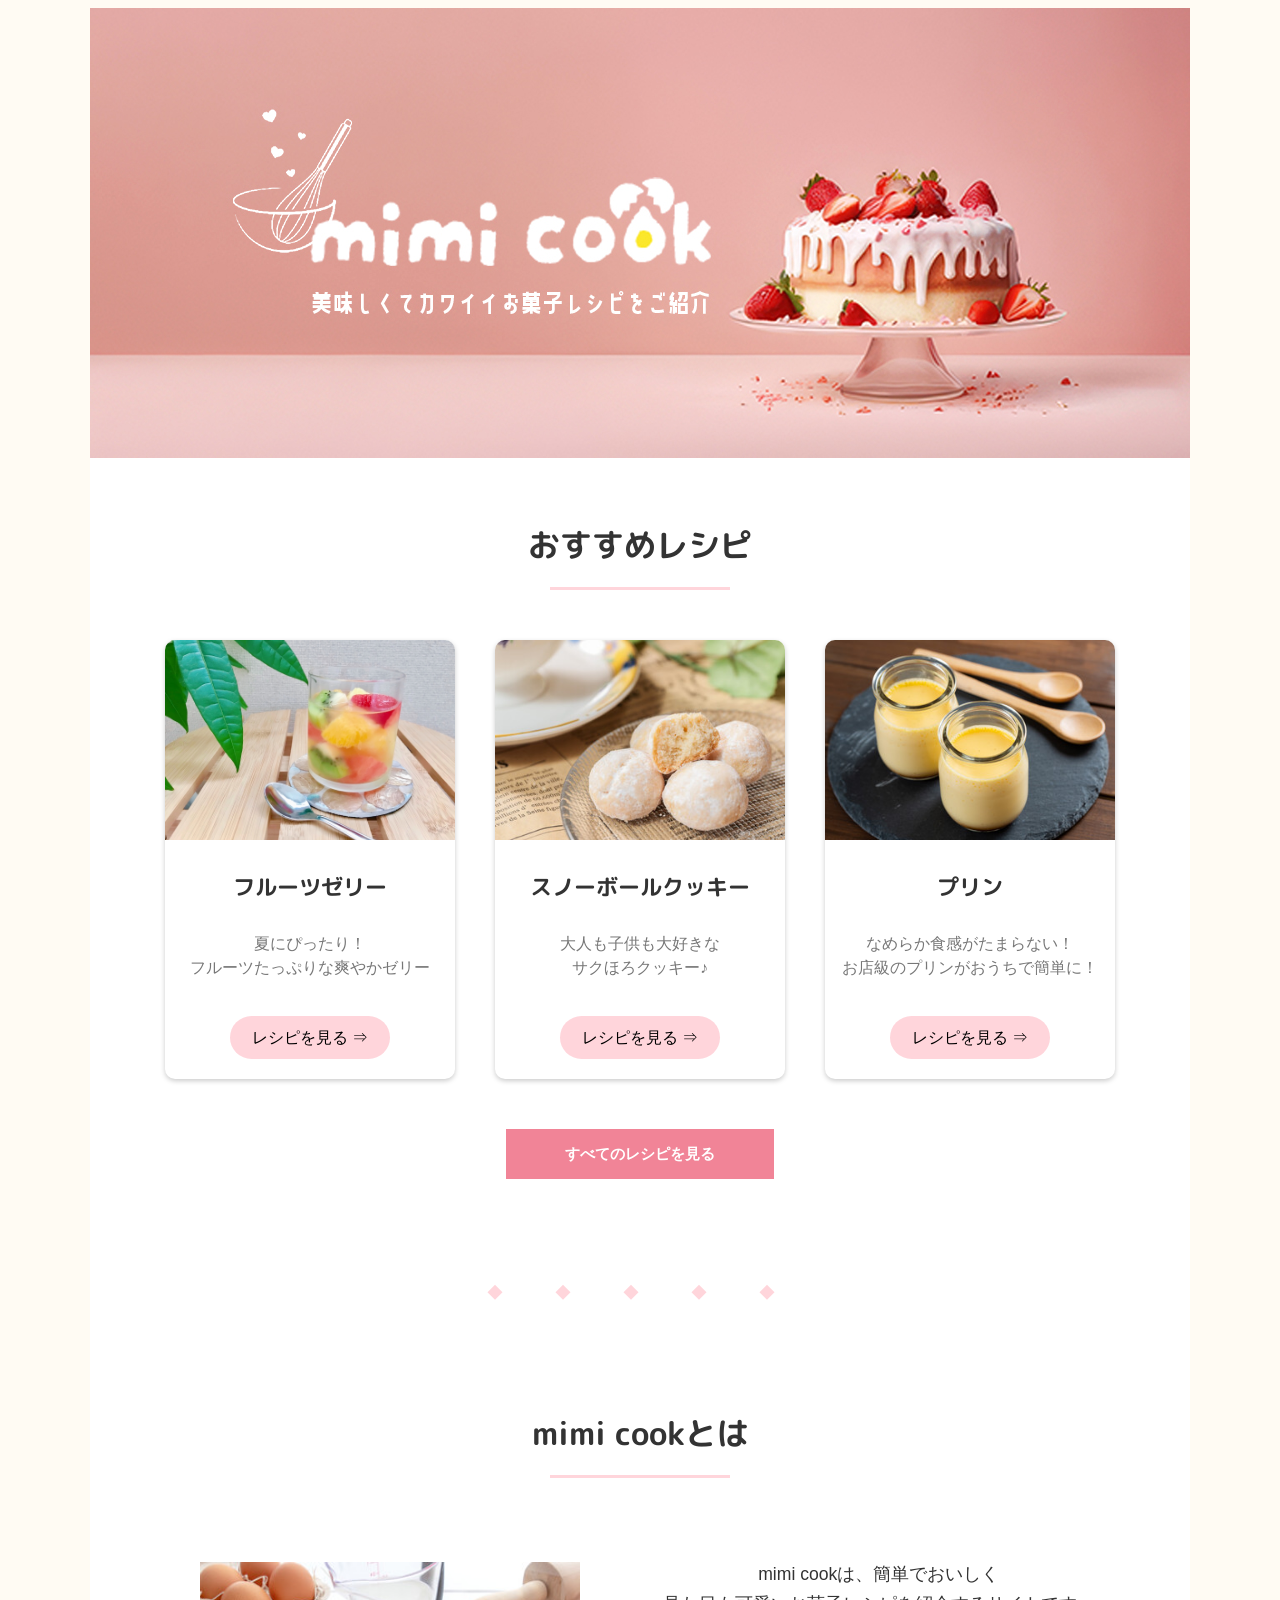
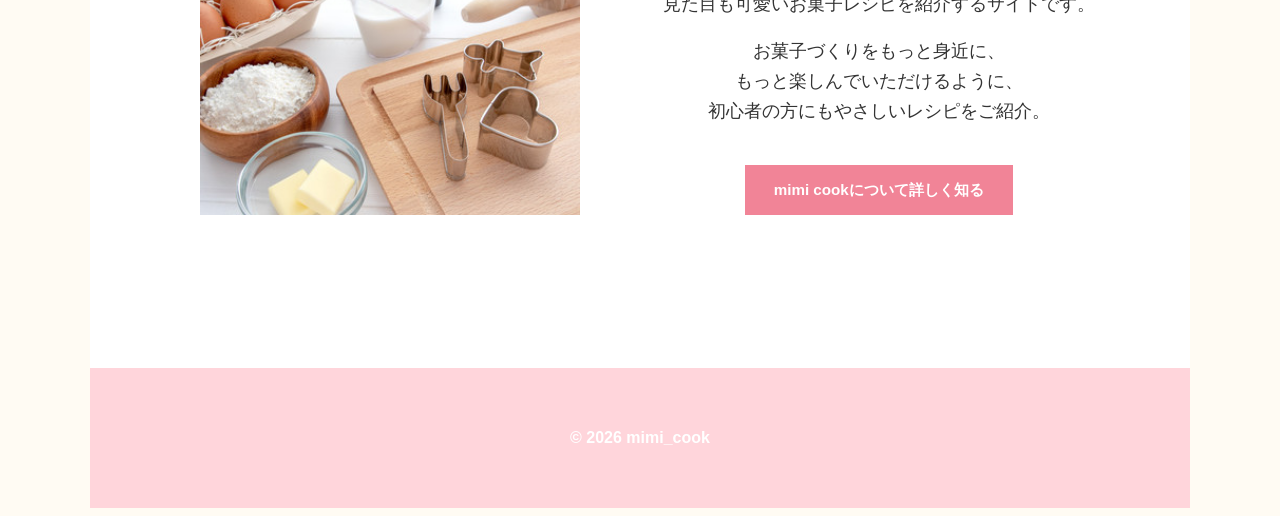
<file: index.html>
<!DOCTYPE html>
<html lang="ja">
<head>
	<meta charset="utf-8">
	<title>トップページ | mimi cook</title>
	<link rel="stylesheet" href="style.css">
	<link href="https://fonts.googleapis.com/css2?family=M+PLUS+Rounded+1c:wght@400;700&display=swap" rel="stylesheet">
	<meta name="description" content="mimi cookはお菓子レシピを紹介するサイトです。美味しくて可愛くて、簡単。誰でも気軽に挑戦できるレシピがまとまってます。">
	<meta name="viewport" content="width=device-width, initial-scale=1">
</head>

<body>
	<div class="wrapper">
		<!--ヘッダー-->
		<header class="top-header">
			<h1 class="visually-hidden">mimi cook</h1>
			<a href="index.html">
				<picture>
					<source media="(max-width: 600px)" srcset="image/fv_mimi_cook_SP.jpg">
			 		<img src="image/fv_mimi_cook2.jpg" alt="mimi cook 美味しくてカワイイお菓子レシピをご紹介">
				</picture>
			</a>
		</header> 

		<!--メイン-->
		<main>
			<h2 class="section-title">
				おすすめレシピ
			</h2>
			<section class="recipe-list top-recipe-list">
				<a href="html/fruitsjelly.html" class="card">
					<img class="card-img" src="image/fruits_jelly.jpg" alt="フルーツゼリーの写真">
					<div class="card-content">
						<h3 class="card-title">
							フルーツゼリー
						</h3>
						<p class="card-text">
							夏にぴったり！<br>フルーツたっぷりな爽やかゼリー
						</p>
					</div>
					<div class="card-btn">
						<span>レシピを見る ⇒</span>
					</div>
				</a>
				<a href="html/cookie.html" class="card">
					<img class="card-img" src="image/cookie-2.jpg" alt="クッキーの写真">
					<div class="card-content">
						<h3 class="card-title">
							スノーボールクッキー
						</h3>
						<p class="card-text">
							大人も子供も大好きな<br>サクほろクッキー♪
						</p>
					</div>
					<div class="card-btn">
						<span>レシピを見る ⇒</span>
					</div>
				</a>
				<a href="html/pudding.html" class="card">
					<img class="card-img" src="image/pudding.jpg" alt="プリンの写真">
					<div class="card-content">
						<h3 class="card-title">
							プリン
						</h3>
						<p class="card-text">
							なめらか食感がたまらない！<br>
							お店級のプリンがおうちで簡単に！
						</p>
					</div>
					<div class="card-btn">
						<span>レシピを見る ⇒</span>
					</div>
				</a>
			</section>
				<div class="more-btn">
					<a href="html/recipe.html">すべてのレシピを見る
					</a>
				</div>
			<div class="section-divider">
				◆　◆　◆　◆　◆
			</div>
			<h2 class="section-title">
				mimi cookとは
			</h2>
			<section class="top-about">
				<div class="top-about-left">
					<img class="about-img"src="image/top-about.jpg" alt="トップページのサイトについての画像">
				</div>
				<div class="top-about-right">
					<div class="top-about-text">
						<p>mimi cookは、簡単でおいしく<br>
						見た目も可愛いお菓子レシピを紹介するサイトです。
						</p>
						<p>お菓子づくりをもっと身近に、<br>もっと楽しんでいただけるように、<br>初心者の方にもやさしいレシピをご紹介。
						</p>
					</div>
					<div class="about-btn">
					<a href="html/about.html">mimi cookについて詳しく知る
					</a>
					</div>
				</div>
			</section>
		</main>
		<!--フッター-->
		<footer>
			<p>&copy; 2026 mimi_cook</p>
		</footer>
	</div>
</body>
</html>
</file>
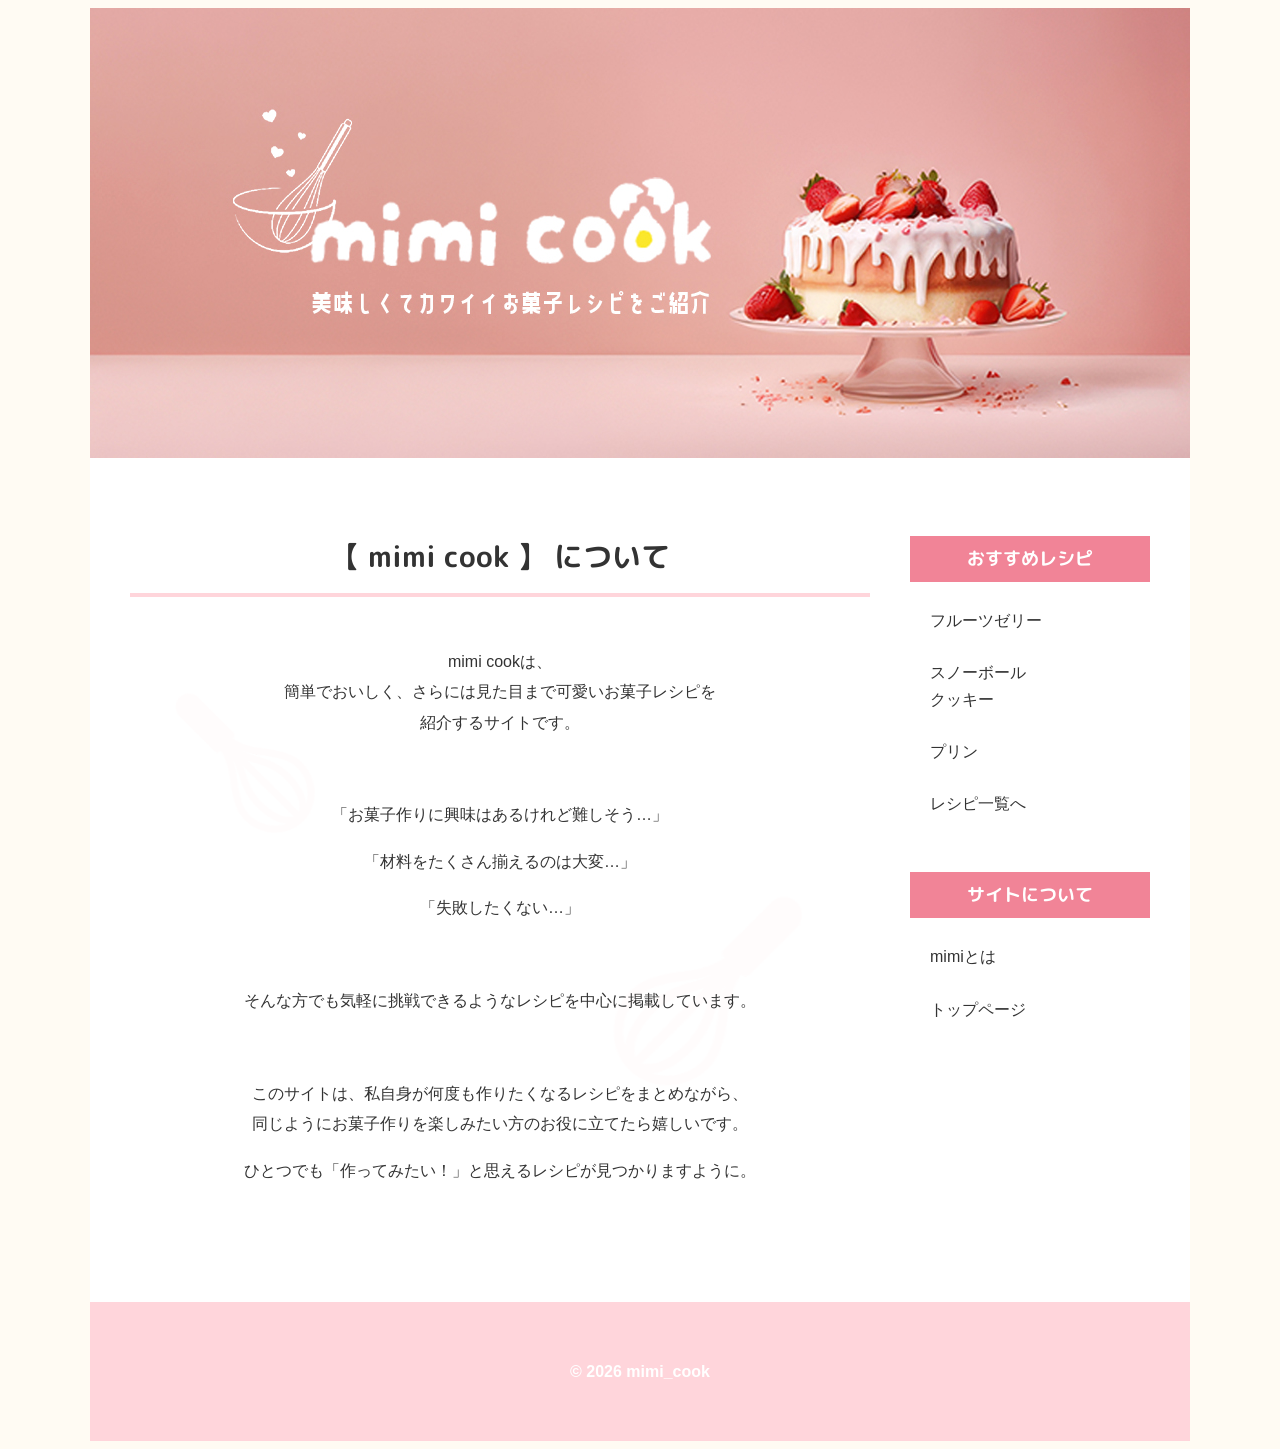
<file: html/about.html>
<!DOCTYPE html>
<html>
<head>
	<meta charset="utf-8">
	<title>サイト説明 ｜mimi cook</title>
	<link rel="stylesheet" type="text/css" href="../style.css">
	<link href="https://fonts.googleapis.com/css2?family=M+PLUS+Rounded+1c:wght@400;700&display=swap" rel="stylesheet">
	<meta name="description" content="お菓子レシピを紹介するサイトです。簡単でおいしく、お菓子作り初心者でも挑戦しやすいレシピを多数掲載。">
	<meta name="viewport" content="width=device-width, initial-scale=1">
</head>
<body>
	<div class="wrapper">
		<!--ヘッダー-->
		<header class="sub-header">
			<h1 class="visually-hidden">mimi cook</h1>
			<a href="../index.html">
			 	<img src="../image/fv_mimi_cook2.jpg" alt="mimi cook 美味しくてカワイイお菓子レシピをご紹介">
			</a>
		</header>
		<!--メイン+サイド-->
		<div class="container">
			<main class="about-main">
				<article class="about-page">
					<h2 class="about-title">【 mimi cook 】 について
					</h2>

					<div class="about-text">
						<p>
						mimi cookは、<br>
						簡単でおいしく、さらには見た目まで可愛いお菓子レシピを<br>紹介するサイトです。
						</p>
						<br>
						<p>
						「お菓子作りに興味はあるけれど難しそう…」
						</p>
						<p>「材料をたくさん揃えるのは大変…」
						</p>
						<p>
						「失敗したくない…」
						</p><br>
						<p>そんな方でも気軽に挑戦できるようなレシピを中心に掲載しています。
						</p><br>
						<p>このサイトは、私自身が何度も作りたくなるレシピをまとめながら、<br>
						同じようにお菓子作りを楽しみたい方のお役に立てたら嬉しいです。
						</p>
						<p>
						ひとつでも「作ってみたい！」と思えるレシピが見つかりますように。
						</p>
					</div>
					<div class="profile-btn">
					<a href="../html/profile.html">mimiのプロフィールを見る
					</a>
					</div>
				</article>
			</main>

			<!--サイドバー-->
			<aside class="side">
				<section class="side-box">
					<h3>おすすめレシピ</h3>
					<ul>
						<li><a href="../html/fruitsjelly.html">フルーツゼリー</a></li>
						<li><a href="../html/cookie.html">スノーボール<br>クッキー</a></li>
						<li><a href="../html/pudding.html">プリン</a></li>
						<li><a href="../html/recipe.html">レシピ一覧へ</a></li>
					</ul>
				</section>
				<section class="side-box">
					<h3>サイトについて</h3>
					<ul>
						<li><a href="../html/profile.html">mimiとは</a></li>
						<li><a href="#">トップページ</a></li>
					</ul>		
				</section>
			</aside>
		</div>
		<!--フッター-->
		<footer>
			<p>&copy; 2026 mimi_cook</p>
		</footer>
</body>
</html>
</file>
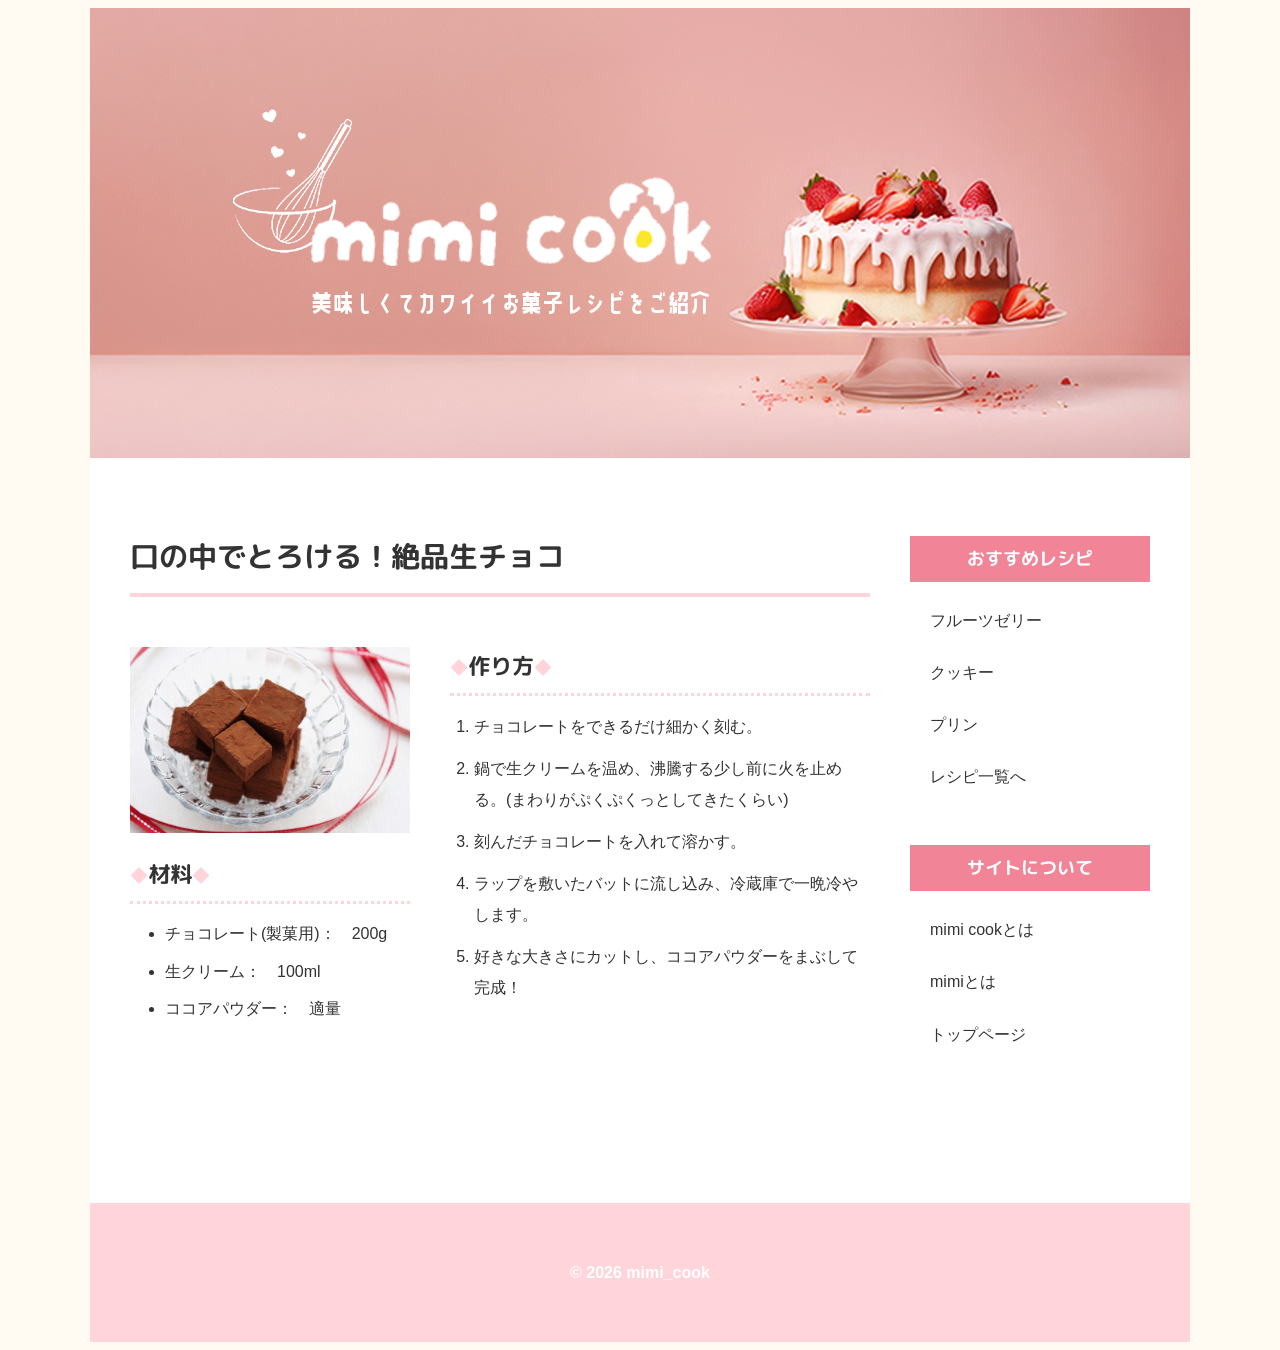
<file: html/chocolate.html>
<!DOCTYPE html>
<html lang="ja">
<head>
	<meta charset="utf-8">
	<title>口の中でとろける！絶品生チョコ | mimi cook</title>
	<link rel="stylesheet" type="text/css" href="../style.css">
	<link href="https://fonts.googleapis.com/css2?family=M+PLUS+Rounded+1c:wght@400;700&display=swap" rel="stylesheet">
	<meta name="description" content="口の中でふわっととろける生チョコのレシピをご紹介。材料たった3つで作れるバレンタインや寒い時期にぴったりな簡単スイーツ。">
	<meta name="viewport" content="width=device-width, initial-scale=1">
</head>

<body>
	<div class="wrapper">
		<!--ヘッダー-->
		<header class="sub-header">
			<h1 class="visually-hidden">mimi cook</h1>
			<a href="../index.html">
			 	<img src="../image/fv_mimi_cook2.jpg" alt="mimi cook 美味しくてカワイイお菓子レシピをご紹介">
			</a>
		</header>

		<!--メイン+サイド-->
		<div class="container">
			<main>
				<article class="recipe-page">
					<h2 class="recipe-title">口の中でとろける！絶品生チョコ
					</h2>

					<div class="content">
						<!--レシピ左側-->
						<div class="left-column">
							<div class="recipe-img">
								<img src="../image/chocolate-4.jpg" alt="生チョコの写真">
							</div>
							<section class="recipe-material">
								<h3>材料</h3>
								<ul>
									<li>チョコレート(製菓用)：　200g</li>
									<li>生クリーム：　100ml</li>
									<li>ココアパウダー：　適量</li>
								</ul>
							</section>
						</div>

						<!--作り方-->
						<section class="recipe-text">
							<h3>作り方</h3>
							<ol>
								<li>チョコレートをできるだけ細かく刻む。</li>
								<li>鍋で生クリームを温め、沸騰する少し前に火を止める。(まわりがぷくぷくっとしてきたくらい)</li>
								<li>刻んだチョコレートを入れて溶かす。</li>
								<li>ラップを敷いたバットに流し込み、冷蔵庫で一晩冷やします。</li>
								<li>好きな大きさにカットし、ココアパウダーをまぶして完成！</li>
							</ol>
						</section>
					</div>
				</article>
			</main>

			<!--サイドバー-->
			<aside class="side">
				<section class="side-box">
					<h3>おすすめレシピ</h3>
					<ul>
						<li><a href="../html/fruitsjelly.html">フルーツゼリー</a></li>
						<li><a href="../html/cookie.html">クッキー</a></li>
						<li><a href="../html/pudding.html">プリン</a></li>
						<li><a href="../html/recipe.html">レシピ一覧へ</a></li>
					</ul>
				</section>
				<section class="side-box">
					<h3>サイトについて</h3>
					<ul>
						<li><a href="../html/about.html">mimi cookとは</a></li>
						<li><a href="../html/profile.html">mimiとは</a></li>
						<li><a href="#">トップページ</a></li>
					</ul>		
				</section>
			</aside>
		</div>
		<!--フッター-->
		<footer>
			<p>&copy; 2026 mimi_cook</p>
		</footer>
	</div>
</body>
</html>
</file>
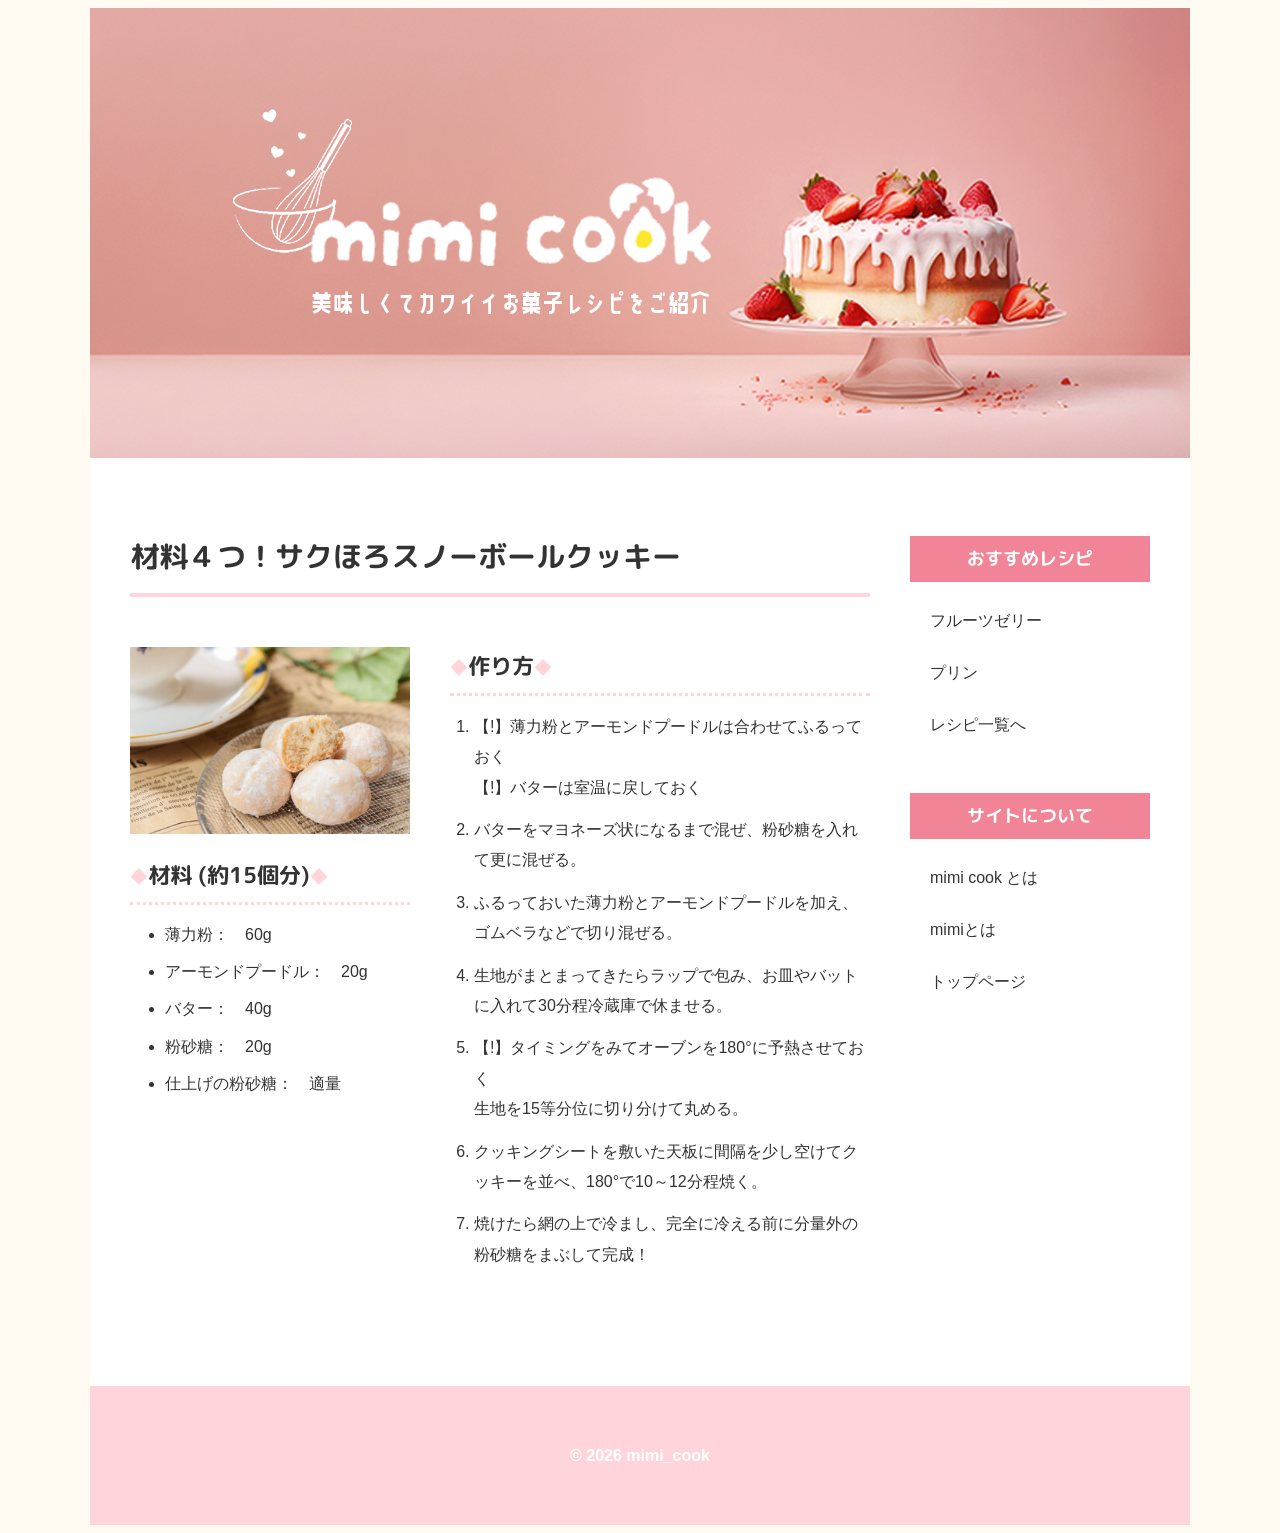
<file: html/cookie.html>
<!DOCTYPE html>
<html lang="ja">
<head>
	<meta charset="utf-8">
	<title>材料４つ！サクほろスノーボールクッキー | mimi cook</title>
	<link rel="stylesheet" type="text/css" href="../style.css">
	<link href="https://fonts.googleapis.com/css2?family=M+PLUS+Rounded+1c:wght@400;700&display=swap" rel="stylesheet">
	<meta name="description" content="サクサクほろほろなスノーボールクッキーのレシピをご紹介。サクほろ食感に可愛い見た目でプレゼントにもぴったり。材料も少ない簡単スイーツ。">
	<meta name="viewport" content="width=device-width, initial-scale=1">
</head>

<body>
	<div class="wrapper">
		<!--ヘッダー-->
		<header class="sub-header">
			<h1 class="visually-hidden">mimi cook</h1>
			<a href="../index.html">
			 	<img src="../image/fv_mimi_cook2.jpg" alt="mimi cook 美味しくてカワイイお菓子レシピをご紹介">
			</a>
		</header>

		<!--メイン+サイド-->
		<div class="container">
			<main>
				<article class="recipe-page">
					<h2 class="recipe-title">材料４つ！サクほろスノーボールクッキー
					</h2>

					<div class="content">
						<!--レシピ左側-->
						<div class="left-column">
							<div class="recipe-img">
								<img src="../image/cookie-2.jpg" alt="スノーボールクッキーの写真">
							</div>
							<section class="recipe-material">
								<h3>材料 (約15個分)</h3>
								<ul>
									<li>薄力粉：　60g</li>
									<li>アーモンドプードル：　20g</li>
									<li>バター：　40g</li>
									<li>粉砂糖：　20g</li>
									<li>仕上げの粉砂糖：　適量</li>
								</ul>
							</section>
						</div>

						<!--作り方-->
						<section class="recipe-text">
							<h3>作り方</h3>
							<ol>
								<li>【!】薄力粉とアーモンドプードルは合わせてふるっておく<br>
								【!】バターは室温に戻しておく</li>
								<li>バターをマヨネーズ状になるまで混ぜ、粉砂糖を入れて更に混ぜる。</li>
								<li>ふるっておいた薄力粉とアーモンドプードルを加え、ゴムベラなどで切り混ぜる。</li>
								<li>生地がまとまってきたらラップで包み、お皿やバットに入れて30分程冷蔵庫で休ませる。</li>
								<li>【!】タイミングをみてオーブンを180°に予熱させておく<br>
								生地を15等分位に切り分けて丸める。</li>
								<li>クッキングシートを敷いた天板に間隔を少し空けてクッキーを並べ、180°で10～12分程焼く。</li>
								<li>焼けたら網の上で冷まし、完全に冷える前に分量外の粉砂糖をまぶして完成！
							</ol>
						</section>
					</div>
				</article>
			</main>

			<!--サイドバー-->
			<aside class="side">
				<section class="side-box">
					<h3>おすすめレシピ</h3>
					<ul>
						<li><a href="../html/fruitsjelly.html">フルーツゼリー</a></li>
						<li><a href="../html/pudding.html">プリン</a></li>
						<li><a href="../html/recipe.html">レシピ一覧へ</a></li>
					</ul>
				</section>
				<section class="side-box">
					<h3>サイトについて</h3>
					<ul>
						<li><a href="../html/about.html">mimi cook とは</a></li>
						<li><a href="../html/profile.html">mimiとは</a></li>
						<li><a href="#">トップページ</a></li>
					</ul>		
				</section>
			</aside>
		</div>
		<!--フッター-->
		<footer>
			<p>&copy; 2026 mimi_cook</p>
		</footer>
	</div>
</body>
</html>
</file>
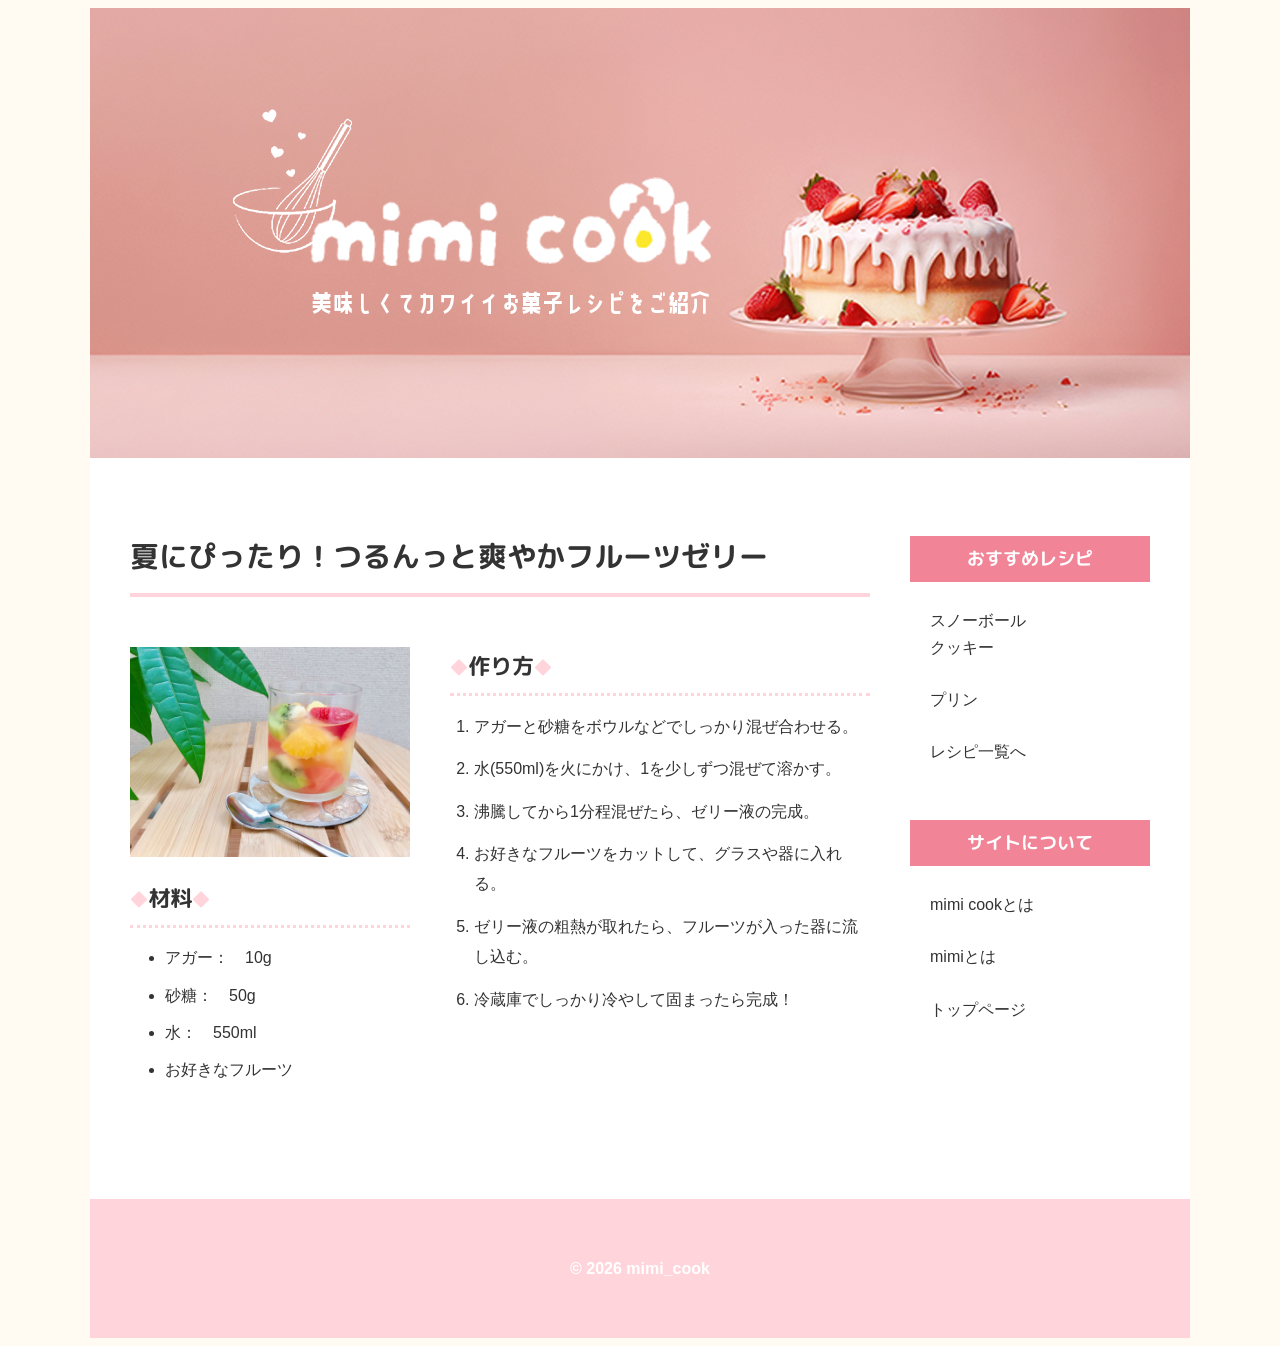
<file: html/fruitsjelly.html>
<!DOCTYPE html>
<html lang="ja">
<head>
	<meta charset="utf-8">
	<title>夏ににぴったり！つるんっと爽やかフルーツゼリー | mimi cook</title>
	<link rel="stylesheet" type="text/css" href="../style.css">
	<link href="https://fonts.googleapis.com/css2?family=M+PLUS+Rounded+1c:wght@400;700&display=swap" rel="stylesheet">
	<meta name="description" content="アガーを使った夏にぴったりのフルーツゼリーのレシピをご紹介。つるんとなめらかな食感で見た目も可愛い簡単スイーツ。">
	<meta name="viewport" content="width=device-width, initial-scale=1">
</head>

<body>
	<div class="wrapper">
		<!--ヘッダー-->
		<header class="sub-header">
			<h1 class="visually-hidden">mimi cook</h1>
			<a href="../index.html">
			 	<img src="../image/fv_mimi_cook2.jpg" alt="mimi cook 美味しくてカワイイお菓子レシピをご紹介">
			</a>
		</header>

		<!--メイン+サイド-->
		<div class="container">
			<main>
				<article class="recipe-page">
					<h2 class="recipe-title">夏にぴったり！つるんっと爽やかフルーツゼリー
					</h2>

					<div class="content">
						<!--レシピ左側-->
						<div class="left-column">
							<div class="recipe-img">
								<img src="../image/fruits_jelly.jpg" alt="フルーツゼリーの写真">
							</div>
							<section class="recipe-material">
								<h3>材料</h3>
								<ul>
									<li>アガー：　10g</li>
									<li>砂糖：　50g</li>
									<li>水：　550ml</li>
									<li>お好きなフルーツ</li>
								</ul>
							</section>
						</div>

						<!--作り方-->
						<section class="recipe-text">
							<h3>作り方</h3>
							<ol>
								<li>アガーと砂糖をボウルなどでしっかり混ぜ合わせる。</li>
								<li>水(550ml)を火にかけ、1を少しずつ混ぜて溶かす。</li>
								<li>沸騰してから1分程混ぜたら、ゼリー液の完成。</li>
								<li>お好きなフルーツをカットして、グラスや器に入れる。</li>
								<li>ゼリー液の粗熱が取れたら、フルーツが入った器に流し込む。</li>
								<li>冷蔵庫でしっかり冷やして固まったら完成！</li>
							</ol>
						</section>
					</div>
				</article>
			</main>

			<!--サイドバー-->
			<aside class="side">
				<section class="side-box">
					<h3>おすすめレシピ</h3>
					<ul>
						<li><a href="../html/cookie.html">スノーボール<br>クッキー</a></li>
						<li><a href="../html/pudding.html">プリン</a></li>
						<li><a href="../html/recipe.html">レシピ一覧へ</a></li>
					</ul>
				</section>
				<section class="side-box">
					<h3>サイトについて</h3>
					<ul>
						<li><a href="../html/about.html">mimi cookとは</a></li>
						<li><a href="../html/profile.html">mimiとは</a></li>
						<li><a href="#">トップページ</a></li>
					</ul>		
				</section>
			</aside>
		</div>
		<!--フッター-->
		<footer>
			<p>&copy; 2026 mimi_cook</p>
		</footer>
	</div>
</body>
</html>
</file>
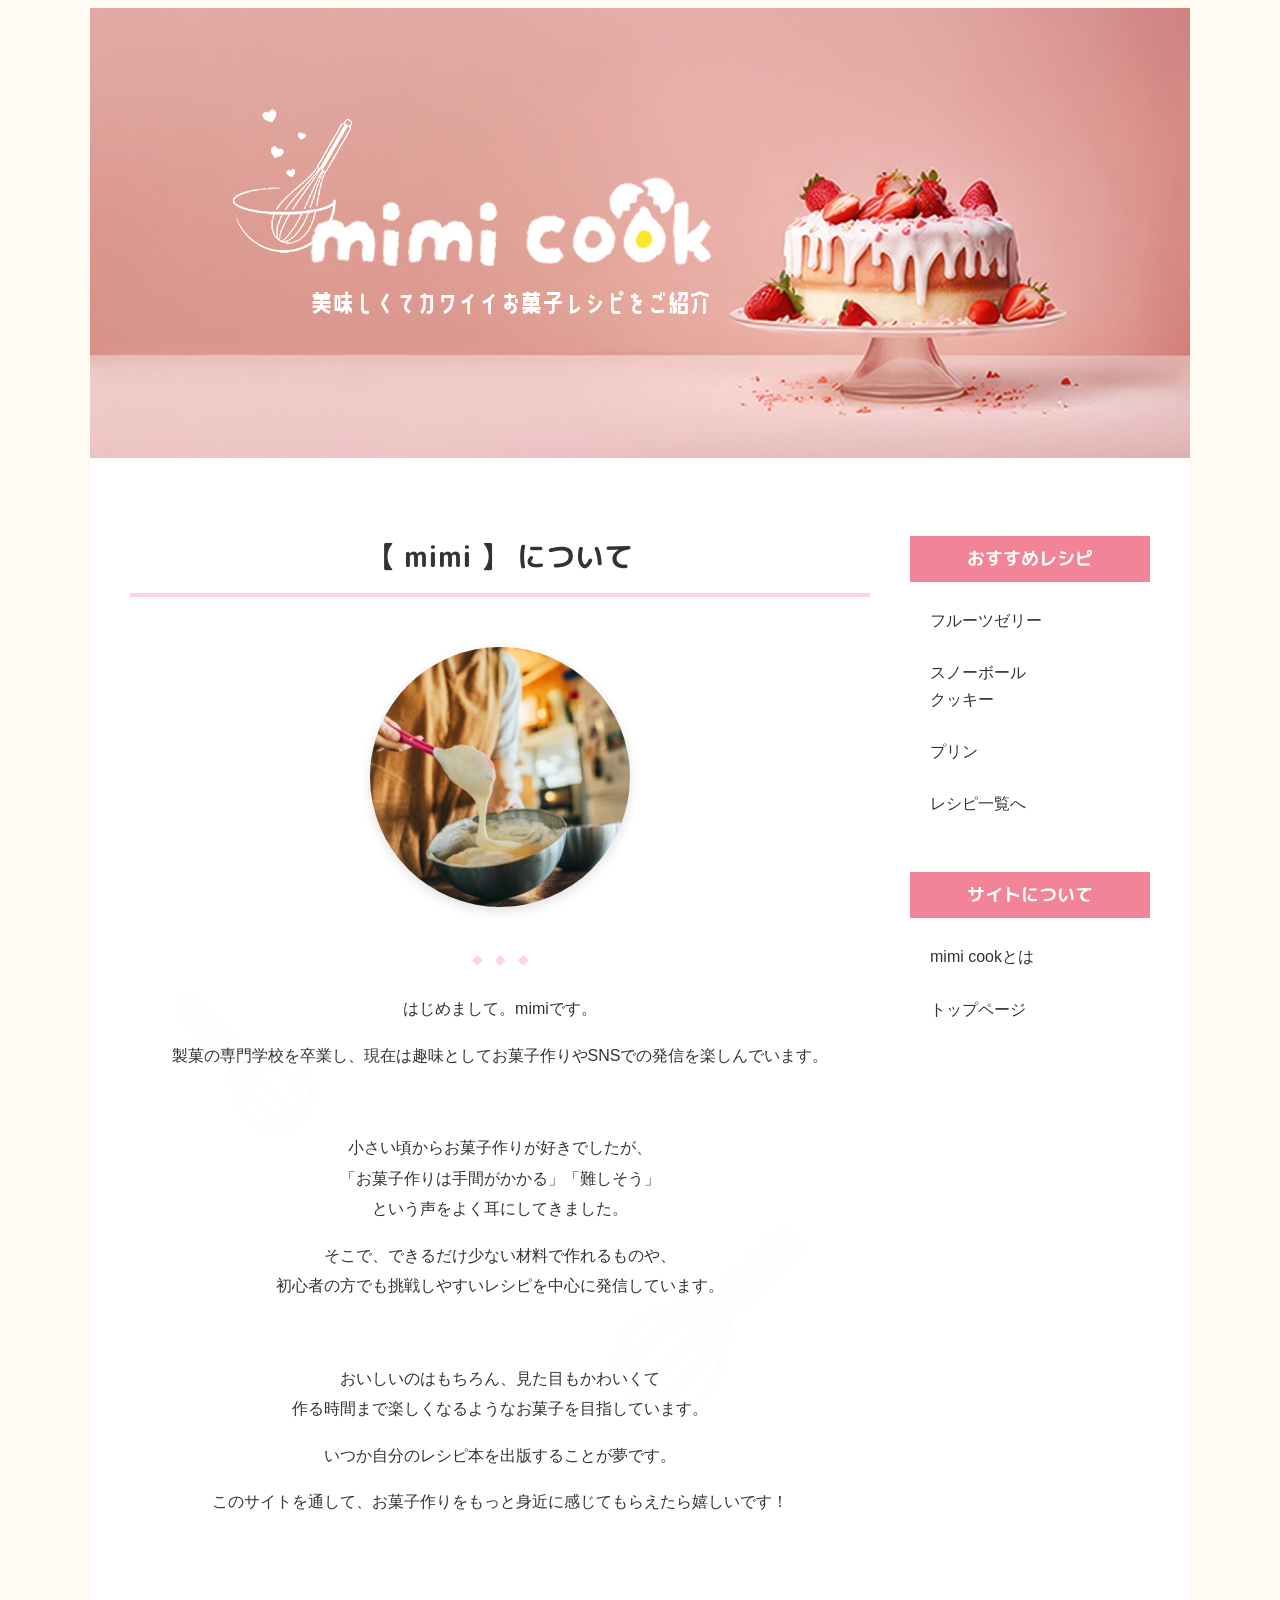
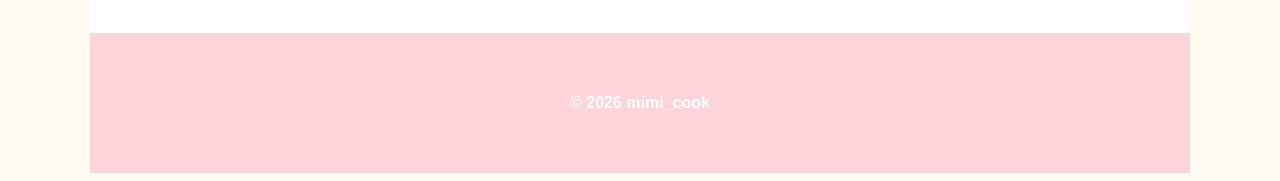
<file: html/profile.html>
<!DOCTYPE html>
<html>
<head>
	<meta charset="utf-8">
	<title>mimiの紹介 ｜mimi cook</title>
	<link rel="stylesheet" type="text/css" href="../style.css">
	<link href="https://fonts.googleapis.com/css2?family=M+PLUS+Rounded+1c:wght@400;700&display=swap" rel="stylesheet">
	<meta name="description" content="お菓子レシピを紹介するサイトです。簡単でおいしく、お菓子作り初心者でも挑戦しやすいレシピを多数掲載。">
	<meta name="viewport" content="width=device-width, initial-scale=1">
</head>
<body>
	<div class="wrapper">
		<!--ヘッダー-->
		<header class="sub-header">
			<h1 class="visually-hidden">mimi cook</h1>
			<a href="../index.html">
			 	<img src="../image/fv_mimi_cook2.jpg" alt="mimi cook 美味しくてカワイイお菓子レシピをご紹介">
			</a>
		</header>
		<!--メイン+サイド-->
		<div class="container">
			<main class="about-main">
				<article class="about-page">
					<h2 class="about-title">【 mimi 】 について
					</h2>

					<div class="profile-img">
						<img src="../image/profile.jpg" alt="プロフィール写真">
					</div>
					<div class="about-text">
						<h5>
						◆　◆　◆
						</h5>
						<p>
						はじめまして。mimiです。
						</p>
						<p>製菓の専門学校を卒業し、現在は趣味としてお菓子作りやSNSでの発信を楽しんでいます。
						</p><br>
						<p>小さい頃からお菓子作りが好きでしたが、<br>
						「お菓子作りは手間がかかる」「難しそう」<br>という声をよく耳にしてきました。
						</p>
						<p>そこで、できるだけ少ない材料で作れるものや、<br>
						初心者の方でも挑戦しやすいレシピを中心に発信しています。
						</p><br>
						<p>おいしいのはもちろん、見た目もかわいくて<br>
						作る時間まで楽しくなるようなお菓子を目指しています。
						</p>
						<p>いつか自分のレシピ本を出版することが夢です。
						</p>
						<p>
						このサイトを通して、お菓子作りをもっと身近に感じてもらえたら嬉しいです！
						</p>
					</div>
				</article>
			</main>

			<!--サイドバー-->
			<aside class="side">
				<section class="side-box">
					<h3>おすすめレシピ</h3>
					<ul>
						<li><a href="../html/fruitsjelly.html">フルーツゼリー</a></li>
						<li><a href="../html/cookie.html">スノーボール<br>クッキー</a></li>
						<li><a href="../html/pudding.html">プリン</a></li>
						<li><a href="../html/recipe.html">レシピ一覧へ</a></li>
					</ul>
				</section>
				<section class="side-box">
					<h3>サイトについて</h3>
					<ul>
						<li><a href="../html/about.html">mimi cookとは</a></li>
						<li><a href="#">トップページ</a></li>
					</ul>		
				</section>
			</aside>
		</div>
		<!--フッター-->
		<footer>
			<p>&copy; 2026 mimi_cook</p>
		</footer>
</body>
</html>
</file>
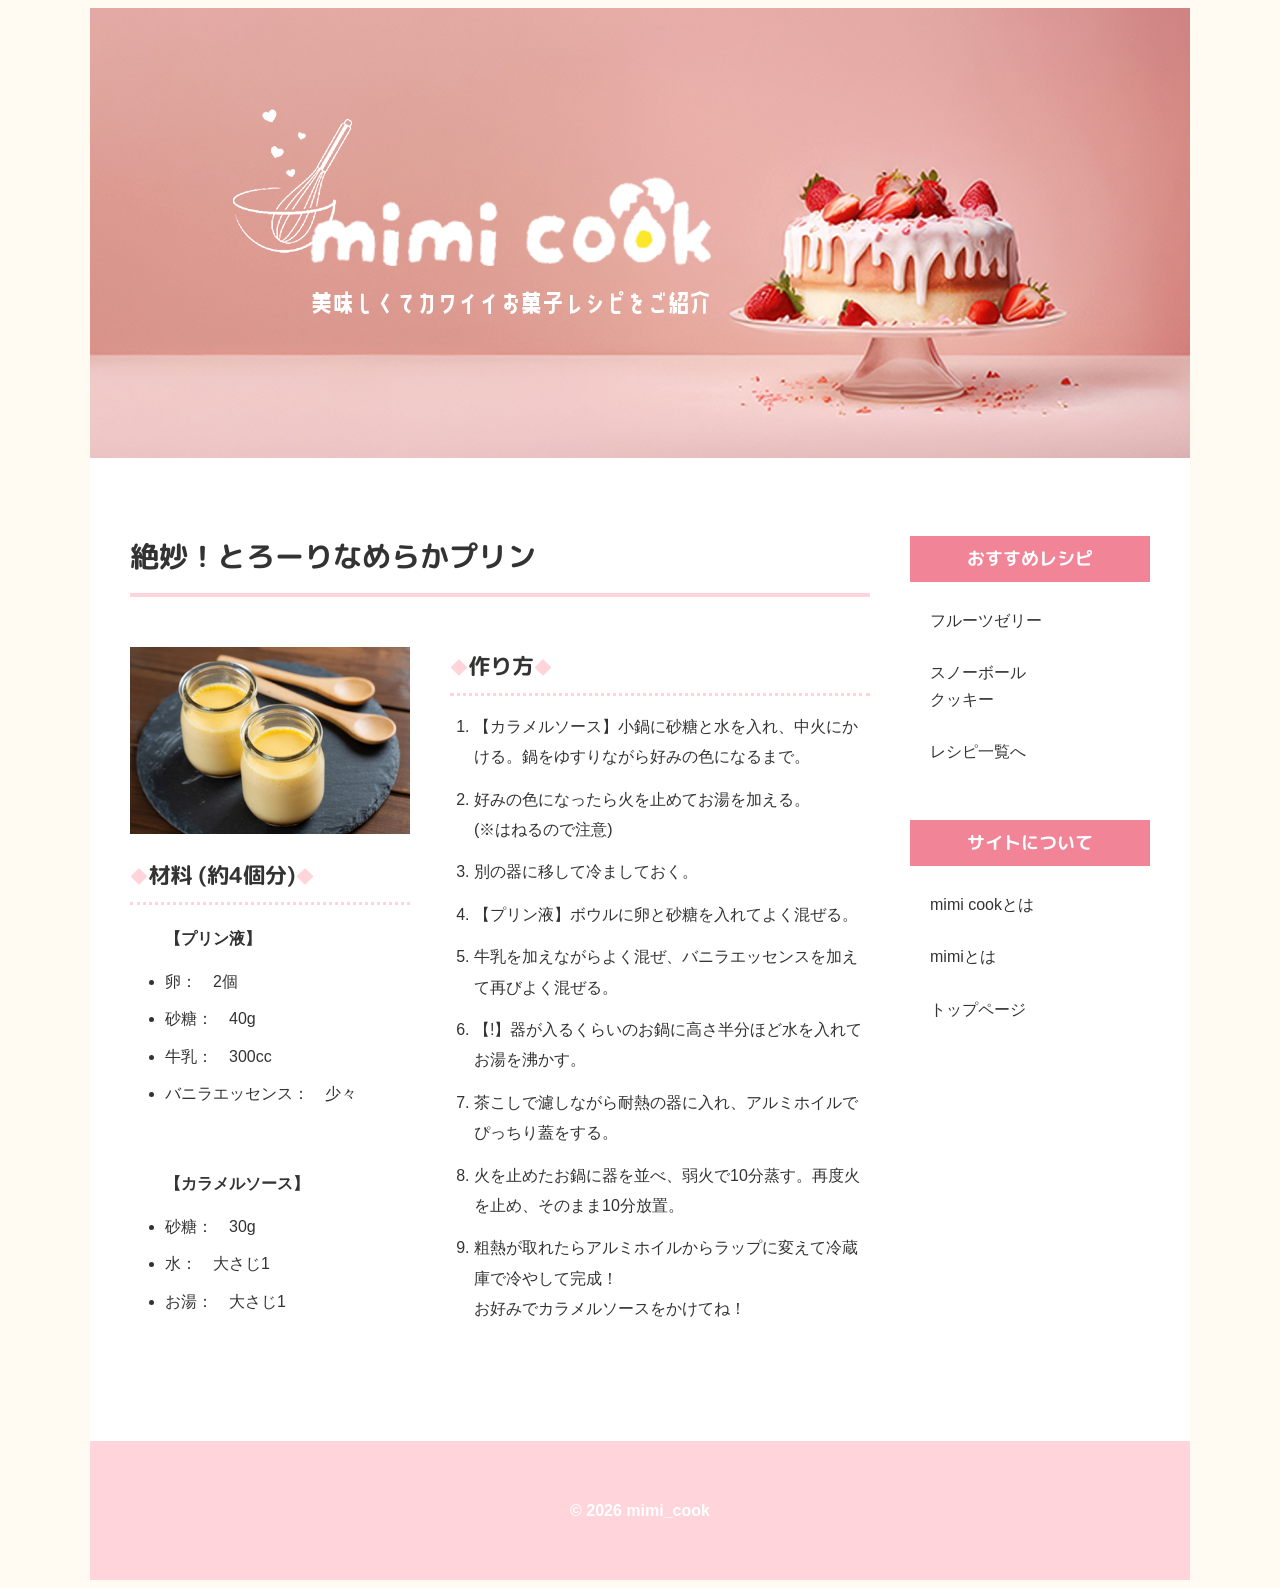
<file: html/pudding.html>
<!DOCTYPE html>
<html lang="ja">
<head>
	<meta charset="utf-8">
	<title>絶妙！とろーりなめらかプリン | mimi cook</title>
	<link rel="stylesheet" type="text/css" href="../style.css">
	<link href="https://fonts.googleapis.com/css2?family=M+PLUS+Rounded+1c:wght@400;700&display=swap" rel="stylesheet">
	<meta name="description" content="なめらかなプリンのレシピをご紹介。生クリーム不使用で優しい甘さが口の中に広がり、お鍋でも作れる簡単スイーツ。">
	<meta name="viewport" content="width=device-width, initial-scale=1">
</head>

<body>
	<div class="wrapper">
		<!--ヘッダー-->
		<header class="sub-header">
			<h1 class="visually-hidden">mimi cook</h1>
			<a href="../index.html">
			 	<img src="../image/fv_mimi_cook2.jpg" alt="mimi cook 美味しくてカワイイお菓子レシピをご紹介">
			</a>
		</header>

		<!--メイン+サイド-->
		<div class="container">
			<main>
				<article class="recipe-page">
					<h2 class="recipe-title">絶妙！とろーりなめらかプリン
					</h2>

					<div class="content">
						<!--レシピ左側-->
						<div class="left-column">
							<div class="recipe-img">
								<img src="../image/pudding.jpg" alt="プリンの写真">
							</div>
							<section class="recipe-material">
								<h3>材料 (約4個分)</h3>
								<h4>【プリン液】</h4>
								<ul>
									<li>卵：　2個</li>
									<li>砂糖：　40g</li>
									<li>牛乳：　300cc</li>
									<li>バニラエッセンス：　少々</li>
								</ul><br>
								<h4>【カラメルソース】</h4>
								<ul>
									<li>砂糖：　30g</li>
									<li>水：　大さじ1</li>
									<li>お湯：　大さじ1</li>
								</ul>
							</section>
						</div>

						<!--作り方-->
						<section class="recipe-text">
							<h3>作り方</h3>
							<ol>
								<li>【カラメルソース】小鍋に砂糖と水を入れ、中火にかける。鍋をゆすりながら好みの色になるまで。</li>
								<li>好みの色になったら火を止めてお湯を加える。<br>
								(※はねるので注意)</li>
								<li>別の器に移して冷ましておく。</li>
								<li>【プリン液】ボウルに卵と砂糖を入れてよく混ぜる。</li>
								<li>牛乳を加えながらよく混ぜ、バニラエッセンスを加えて再びよく混ぜる。</li>
								<li>【!】器が入るくらいのお鍋に高さ半分ほど水を入れてお湯を沸かす。</li>
								<li>茶こしで濾しながら耐熱の器に入れ、アルミホイルでぴっちり蓋をする。</li>
								<li>火を止めたお鍋に器を並べ、弱火で10分蒸す。再度火を止め、そのまま10分放置。</li>
								<li>粗熱が取れたらアルミホイルからラップに変えて冷蔵庫で冷やして完成！<br>
								お好みでカラメルソースをかけてね！</li>
							</ol>
						</section>
					</div>
				</article>
			</main>

			<!--サイドバー-->
			<aside class="side">
				<section class="side-box">
					<h3>おすすめレシピ</h3>
					<ul>
						<li><a href="../html/fruitsjelly.html">フルーツゼリー</a></li>
						<li><a href="../html/cookie.html">スノーボール<br>クッキー</a></li>
						<li><a href="../html/recipe.html">レシピ一覧へ</a></li>
					</ul>
				</section>
				<section class="side-box">
					<h3>サイトについて</h3>
					<ul>
						<li><a href="../html/about.html">mimi cookとは</a></li>
						<li><a href="../html/profile.html">mimiとは</a></li>
						<li><a href="#">トップページ</a></li>
					</ul>		
				</section>
			</aside>
		</div>
		<!--フッター-->
		<footer>
			<p>&copy; 2026 mimi_cook</p>
		</footer>
	</div>
</body>
</html>
</file>
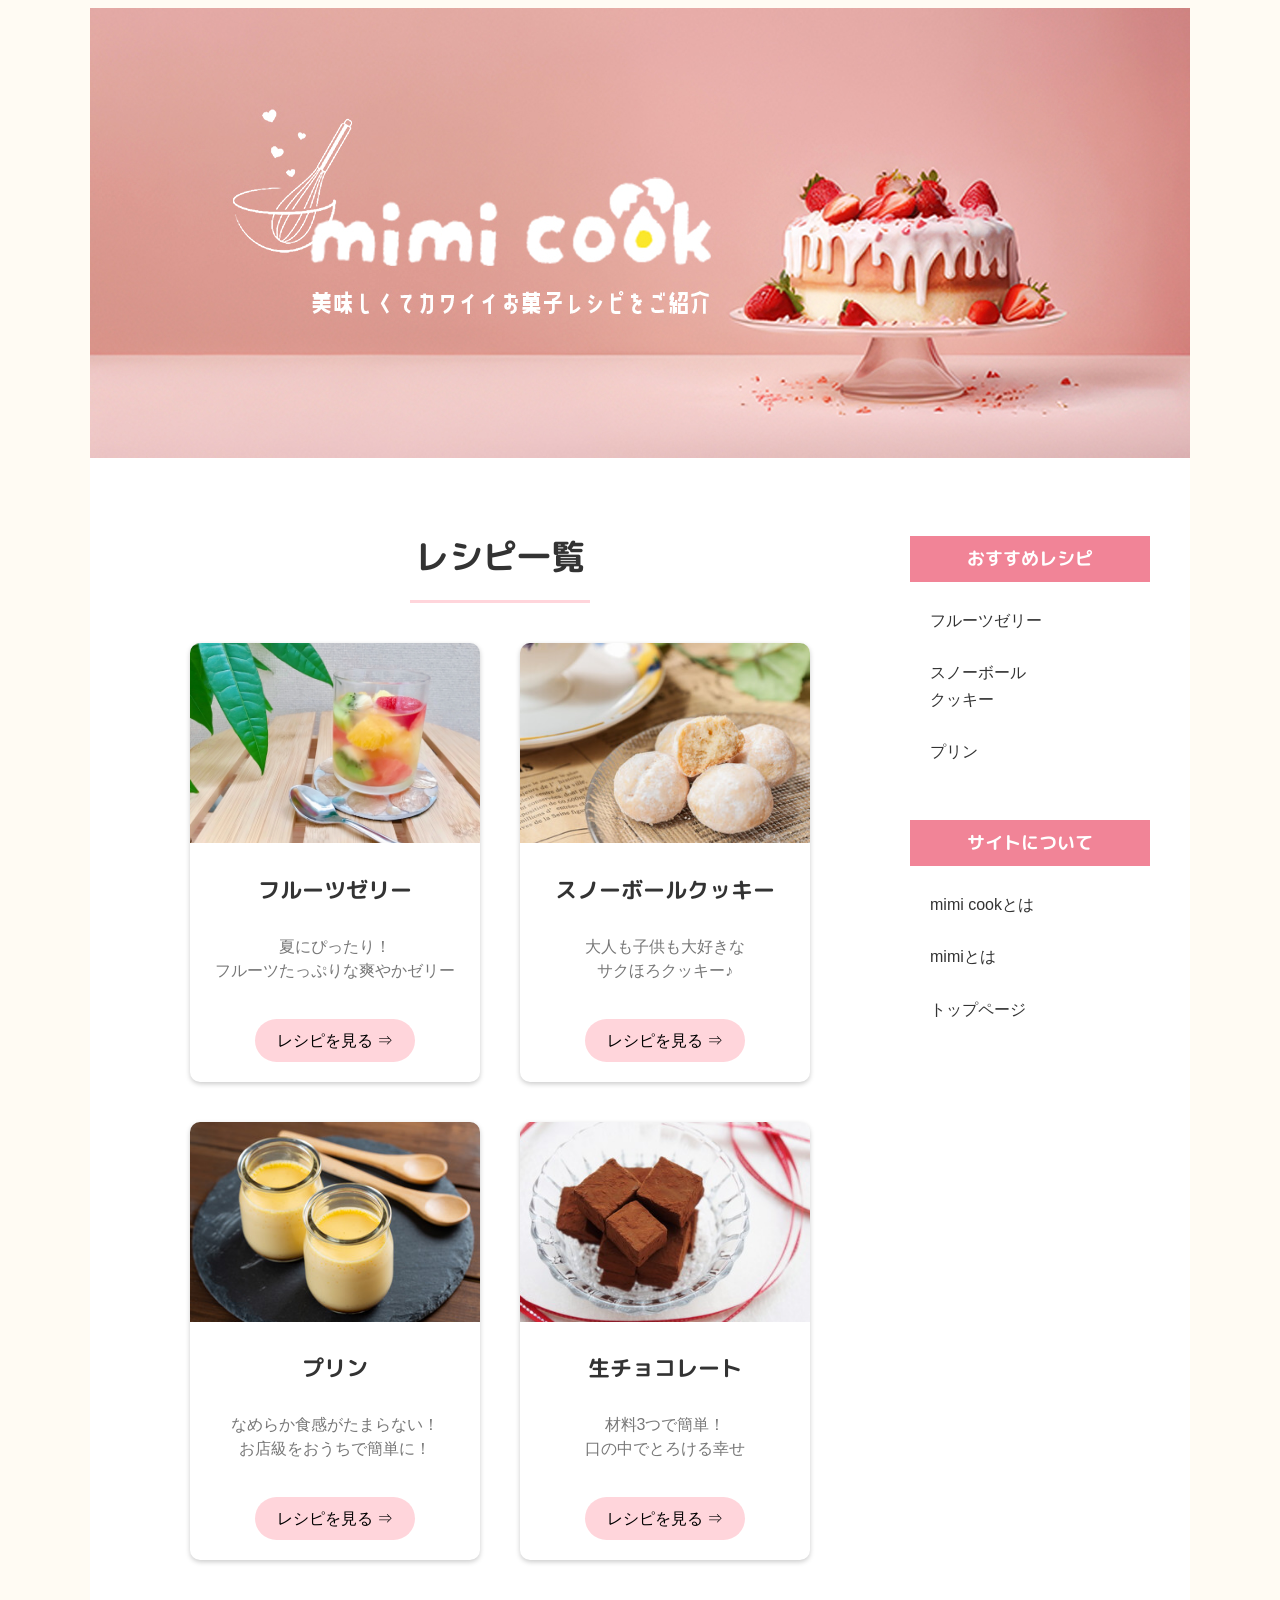
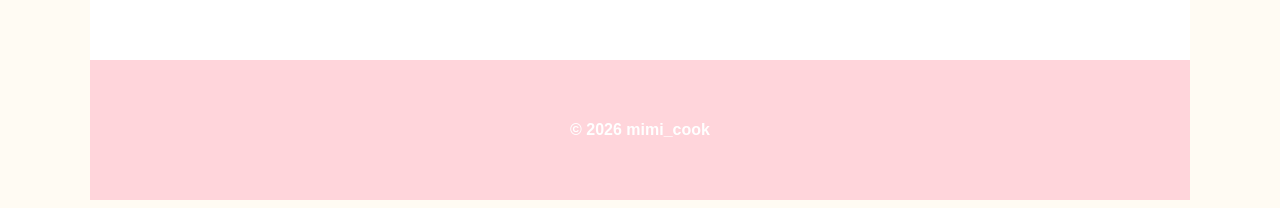
<file: html/recipe.html>
<!DOCTYPE html>
<html lang="ja">
<head>
	<meta charset="utf-8">
	<title>夏ににぴったり！つるんっと爽やかフルーツゼリー | mimi cook</title>
	<link rel="stylesheet" type="text/css" href="../style.css">
	<link href="https://fonts.googleapis.com/css2?family=M+PLUS+Rounded+1c:wght@400;700&display=swap" rel="stylesheet">
	<meta name="description" content="アガーを使った夏にぴったりのフルーツゼリーのレシピをご紹介。つるんとなめらかな食感で見た目も可愛い簡単スイーツ。">
	<meta name="viewport" content="width=device-width, initial-scale=1">
</head>

<body>
	<div class="wrapper">
		<!--ヘッダー-->
		<header class="sub-header">
			<h1 class="visually-hidden">mimi cook</h1>
			<a href="../index.html">
			 	<img src="../image/fv_mimi_cook2.jpg" alt="mimi cook 美味しくてカワイイお菓子レシピをご紹介">
			</a>
		</header>

		<!--メイン+サイド-->
		<div class="container">
			<main>
				<h2 class="recipepage-title">
					レシピ一覧
				</h2>
				<section class="recipe-list">
					<a href="../html/fruitsjelly.html" class="card">
						<img class="card-img" src="../image/fruits_jelly.jpg" alt="フルーツゼリーの写真">
						<div class="card-content">
							<h3 class="card-title">
								フルーツゼリー
							</h3>
							<p class="card-text">
								夏にぴったり！<br>フルーツたっぷりな爽やかゼリー
							</p>
						</div>
						<div class="card-btn">
							<span>レシピを見る ⇒</span>
						</div>
					</a>
					<a href="../html/cookie.html" class="card">
						<img class="card-img" src="../image/cookie-2.jpg" alt="クッキーの写真">
						<div class="card-content">
							<h3 class="card-title">
								スノーボールクッキー
							</h3>
							<p class="card-text">
								大人も子供も大好きな<br>サクほろクッキー♪
							</p>
						</div>
						<div class="card-btn">
							<span>レシピを見る ⇒</span>
						</div>
					</a>
					<a href="../html/pudding.html" class="card">
						<img class="card-img" src="../image/pudding.jpg" alt="プリンの写真">
						<div class="card-content">
							<h3 class="card-title">
								プリン
							</h3>
							<p class="card-text">
								なめらか食感がたまらない！<br>
								お店級をおうちで簡単に！
							</p>
						</div>
						<div class="card-btn">
							<span>レシピを見る ⇒</span>
						</div>
					</a>
					<a href="../html/chocolate.html" class="card">
						<img class="card-img" src="../image/chocolate-4.jpg" alt="生チョコの写真">
						<div class="card-content">
							<h3 class="card-title">
								生チョコレート
							</h3>
							<p class="card-text">
								材料3つで簡単！<br>
								口の中でとろける幸せ
							</p>
						</div>
						<div class="card-btn">
							<span>レシピを見る ⇒</span>
						</div>
					</a>
				</section>
			</main>

			<!--サイドバー-->
			<aside class="side">
				<section class="side-box">
					<h3>おすすめレシピ</h3>
					<ul>
						<li><a href="../html/fruitsjelly.html">フルーツゼリー</a></li>
						<li><a href="../html/cookie.html">スノーボール<br>クッキー</a></li>
						<li><a href="../html/pudding.html">プリン</a></li>
					</ul>
				</section>
				<section class="side-box">
					<h3>サイトについて</h3>
					<ul>
						<li><a href="../html/about.html">mimi cookとは</a></li>
						<li><a href="../html/profile.html">mimiとは</a></li>
						<li><a href="#">トップページ</a></li>
					</ul>		
				</section>
			</aside>
		</div>
		<!--フッター-->
		<footer>
			<p>&copy; 2026 mimi_cook</p>
		</footer>
	</div>
</body>
</html>
</file>
<file: style.css>
.wrapper{
	max-width: 1100px;
	margin: 0 auto;
	background: #ffffff;
}

body{
	background: #fffbf3;
	color: #333333;
	font-family: "Noto Sans JP",
	sans-serif;
	font-weight: 400;
	line-height: 1.7;
}

header{
	position: relative;
}
header img{
	width: 100%;
}
.visually-hidden{
	position: absolute;
	width: 1px;
	height: 1px;
	padding: 0;
	margin: -1px;
	overflow:hidden;
	clip: rect(0, 0, 0, 0);
	white-space: nowrap;
	border: 0;
}


.container{
	display: flex;
	gap: 40px;
	padding: 50px 40px;
	align-items: flex-start;
}


.main{
	flex: 1;
	max-width: 1100px;
	margin: 0 auto;
	padding: 0 20px;
}

.recipe-title{
	font-family: "M PLUS Rounded 1c", sans-serif;
	font-size: 1.8rem;
	font-weight: 700;
	margin-bottom: 50px;
	padding-bottom: 12px;
	border-bottom: 4px solid #ffd5db;
}
.content{
	display: flex;
	gap: 40px;
	align-items: flex-start;
}

.left-column{
	width: 280px;
	flex-shrink: 0;
}
.recipe-img{
	width: 100%;
	max-width: 280px;
	height: auto;
	margin: 0 auto;
}
.recipe-material h3{
	font-family: "M PLUS Rounded 1c", sans-serif;
	font-size: 1.4rem;
	margin-bottom: 15px;
	padding-bottom: 8px;
	border-bottom: 3px dotted #ffd5db;
}
.recipe-material h3::before{
content: "◆";
color: #ffd5db;
font-size: 1.1rem;
}
.recipe-material h3::after{
content: "◆";
color: #ffd5db;
font-size: 1.1rem;
}
.recipe-material h4{
	font-size: 1rem;
	margin: 20px 0 10px;
	text-align: left;
	padding-left: 35px;
}
.recipe-material ul{
	padding-left: 35px;
}
.recipe-material li{
	font-size: 1rem;
	margin-bottom: 10px;
}


.recipe-text{
	flex: 1;
}
.recipe-text h3{
	font-family: "M PLUS Rounded 1c", sans-serif;
	font-size: 1.4rem;
	margin-top: 0;
	margin-bottom: 15px;
	padding-bottom: 8px;
	border-bottom: 3px dotted #ffd5db;
}
.recipe-text h3::before{
content: "◆";
color: #ffd5db;
font-size: 1.1rem;
}
.recipe-text h3::after{
content: "◆";
color: #ffd5db;
font-size: 1.1rem;
}
.recipe-text li{
	font-size: 1rem;
	margin-bottom: 12px;
	line-height: 1.9;
}


.side{
	width: 240px;
	flex-shrink: 0;
	padding-top: 10px;
	position: sticky;
	top: 30px;
}
.side-box{
	margin-bottom: 50px;
}
.side-box h3{
	font-family: "M PLUS Rounded 1c", sans-serif;
	background: #f18497;
	color: #ffffff;
	font-size: 1.1rem;
	text-align: center;
	padding: 8px;
	margin-bottom: 20px;
	width: 100%;
	box-sizing: border-box;
}
.side-box ul{
	list-style: none;
	padding-left: 20px;
}
.side-box li{
	font-size: 1rem;
	margin-bottom: 15px;
}
.side-box a{
	display: block;
	padding: 5px 0;
	transition: 0.3s;
	color: #333333;
}
.side-box a:hover{
	opacity: 0.7;
	color: #f18497;
}

footer{
	background: #ffd5db;
	text-align: center;
	padding: 40px;
	margin-top: 50px;
}
footer p{
	color: #ffffff;
	font-weight: bold;
}


img{
	display: block;
	max-width: 100%;
	height: auto;
}
a{
	text-decoration: none;
	color: #333333;
}

ul{
	padding-left: 1.5rem;
}
ol{
	padding-left: 1.5rem;
}




.about-main{
	flex: 1;
}
.about-title{      
	font-family: "M PLUS Rounded 1c", sans-serif;
	font-size: 1.8rem;
	font-weight: 700;
	text-align: center;
	margin-bottom: 50px;
	padding-bottom: 12px;
	border-bottom: 4px solid #ffd5db;
}
.about-text {
	font-size: 1rem;
	margin-bottom: 12px;
	line-height: 1.9;
	position: relative;
	min-height: 400px;
	text-align: center;
	background-image:url("image/whipper-light-reverse.png") ,url("image/whipper-light.png"); 
	background-repeat: no-repeat, no-repeat;
	background-position:  left 30px top 30px, right 50px bottom 80px;
	background-size: 170px, 230px;
}



.profile-img{
	width: 260px;
	margin: 0 auto 40px;
}
.profile-img img{
	width: 100%;
	height: 260px;
	display: block;
	border-radius: 50%;
	object-fit: cover;
	box-shadow: 0 4px 12px rgba(0, 0, 0,.12);
}
.about-text h5{
	color: #ffd5db;
}


.recipe-list{
	display: flex;
	justify-content: center;
	gap: 40px;
	flex-wrap: wrap;
}
.card{
	width: 290px;
	display: flex;
	flex-direction: column;
	background: #ffffff;
	border-radius: 10px;
	overflow: hidden;
	box-shadow: 0 2px 5px #cccccc;
	color: inherit;
	text-decoration: none;
}
.card:hover{
	transform: translateY(-5px);
	transition: .3s;
}
.card-img{
	width: 100%;
	height: 200px;
	display: block;
	object-fit: cover;
}
.card-content{
	margin: 5px;
	flex: 1;
	display: flex;
	flex-direction: column;
}
.card-title{
	font-family: "M PLUS Rounded 1c", sans-serif;
	font-size: 1.4rem;
	margin-bottom: 10px;
	text-align: center;
	color: #333333;
}
.card-title h3::before{
content: "◆";
color: #ffd5db;
font-size: 1rem;
}
.card-title h3::after{
content: "◆";
color: #ffd5db;
font-size: 1rem;
}
.card-text{
	color: #777777;
	font-size: 1rem;
	line-height: 1.5;
	text-align: center;
	flex: 1;
}
.card-btn{
	padding: 15px 0 20px;
	text-align: center;
}
.card-btn span{
	display: inline-block;
	background: #ffd5db;
	color: #000000;
	padding: 8px 22px;
	border-radius: 30px;
	font-size: 1rem;
}
.more-btn{
	text-align: center;
	margin-top: 50px;
}
.more-btn a{
	display: inline-block;
	background: #f18497;
	color: #ffffff;
	padding: 12px 24px;
	border-radius: 0;
	font-size: 0.95rem;
	font-weight: bold;
	width: 220px;
}
.more-btn a:hover{
	opacity: 0.8;
}

.top-about{
	display: flex;
	align-items: center;
	gap: 50px;
	justify-content: center;
	max-width: 1000px;
	height: 280px;
	margin: 0 auto;
	padding: 10px 0;
	padding-bottom: 100px;
}
.top-about-left{
	width: 45%;
}
.top-about-right{
	width: 55%;
	display: flex;
	flex-direction: column;
	align-items: center;
}
.top-about-text{
	width: 100%;
	max-width: 500px;
	text-align: center;
	font-size: 1.1rem;
}
.about-img{
	margin-top: 20px;
	padding-left: 60px;
	height: auto;
	width: 380px;
}
.about-btn{
	text-align: center;
	margin-top: 20px;
}
.about-btn a{
	display: inline-block;
	background: #f18497;
	color: #ffffff;
	padding: 12px 24px;
	border-radius: 0;
	font-size: 0.95rem;
	font-weight: bold;
	width: 220px;
}
.about-btn a:hover{
	opacity: 0.8;
}

.section-divider{
	text-align: center;
	margin: 100px 0;
	color: #ffd5db;
	letter-spacing: 18px;
	font-size: 1rem;
}

.section-title{
	font-family: "M PLUS Rounded 1c", sans-serif;
	font-weight: 700;
	text-align: center;
	font-size: 2rem;
	margin-top: 60px;
	margin-bottom: 50px;
	position: relative;
}

.section-title::after{
	content: "";
	display: block;
	width: 180px;
	height: 3px;
	background: #ffd5db;
	margin: 15px auto 0;
}
.recipepage-title{
	margin-top: 0;
	font-family: "M PLUS Rounded 1c", sans-serif;
	font-weight: 700;
	text-align: center;
	font-size: 2.1rem;
	position: relative;
	margin-top: 20px;
	margin-bottom: 40px;
}
.recipepage-title::after{
	content: "";
	display: block;
	width: 180px;
	height: 3px;
	background: #ffd5db;
	margin: 15px auto 0;
}
.profile-btn{
	display: none;
}

/* ===================================
   レスポンシブ
=================================== */

@media (max-width:768px){
	.container{
		flex-direction: column;
		width: 100%;
		padding: 40px 24px;
		box-sizing: border-box;
	}
	.side{
		width: 100%;
		max-width: none;
		display: none;
	}
	.card{
		width: 100%;
		max-width: 320px;
	}
	.top-about{
		flex-direction: column;
		height: auto;
		gap: 30px;
	}
	.top-about-left,
	.top-about-right{
		width: 100%;
	}
	.recipe-list{
		display: grid;
		grid-template-columns: repeat(2,minmax(0,1fr));
		gap: 20px;
		justify-items: center;
		align-items: start;
	}
	.section{
		padding: 60px 20px;
	}
	.about-img{
		width: 100%;
		max-width: 320px;
		margin: 0 auto;
		padding-left: 0;
	}
	.about-main{
		max-width: 800px;
		margin: 0 auto;
		width: 100%;
		padding-bottom: 70px;
	}
	.content{
		flex-direction: column;
	}
	.left-column{
		width: 100%;
	}
	.profile-btn{
		display: block;
		text-align: center;
		margin-top: 40px;
	}
	.profile-btn a{
		display: inline-block;
		background: #f18497;
		color: #ffffff;
		padding: 12px 24px;
		font-size: 0.95rem;
		font-weight: bold;
		width: 220px;
	}
	.profile-btn a:hover{
		opacity: 0.8;
	}
	.more-btn,
	.about-btn,
	.profile-btn{
		margin-top: 50px;
	}
}


@media (max-width: 600px){
	.top-header{
		height: auto;
		overflow: visible;
	}
	.top-header img{
		width: 100%;
		height: auto;
		object-fit: contain;
		margin-left: 0;
	}
	.sub-header{
		height: auto;
		overflow: visible;
	}
	.sub-header img{
		width: 100%;
		max-width: none;
		height: 100%;
		object-fit: contain;
		margin-left: 0;
	}

	.recipe-list{
	display:grid;
	grid-template-columns: 1fr;
	gap: 20px;
	padding: 0;
	width: 100%;
	justify-items: center;
	}
	.card{
	width:100%;
	max-width: 320px;
	}
	.card-content{
		flex: 1;
	}
	.card-title{
		font-size: 1rem;
	}
	.card-text{
		font-size: 0.8rem;
	}
	.recipe-title{
		font-size: 1.3rem !important;
	}
	.section-title{
		font-size: 1.2rem !important;
	}
	.about-title{
		font-size: 1.2rem;
	}
	.recipepage-title{
		font-size: 1.2rem !important;
	}
	.top-about-text{
		font-size: 0.9rem !important;
	}
	.about-btn a,
	.profile-btn a{
		font-size: 0.9rem;
		white-space: nowrap;
	}
}
</file>
